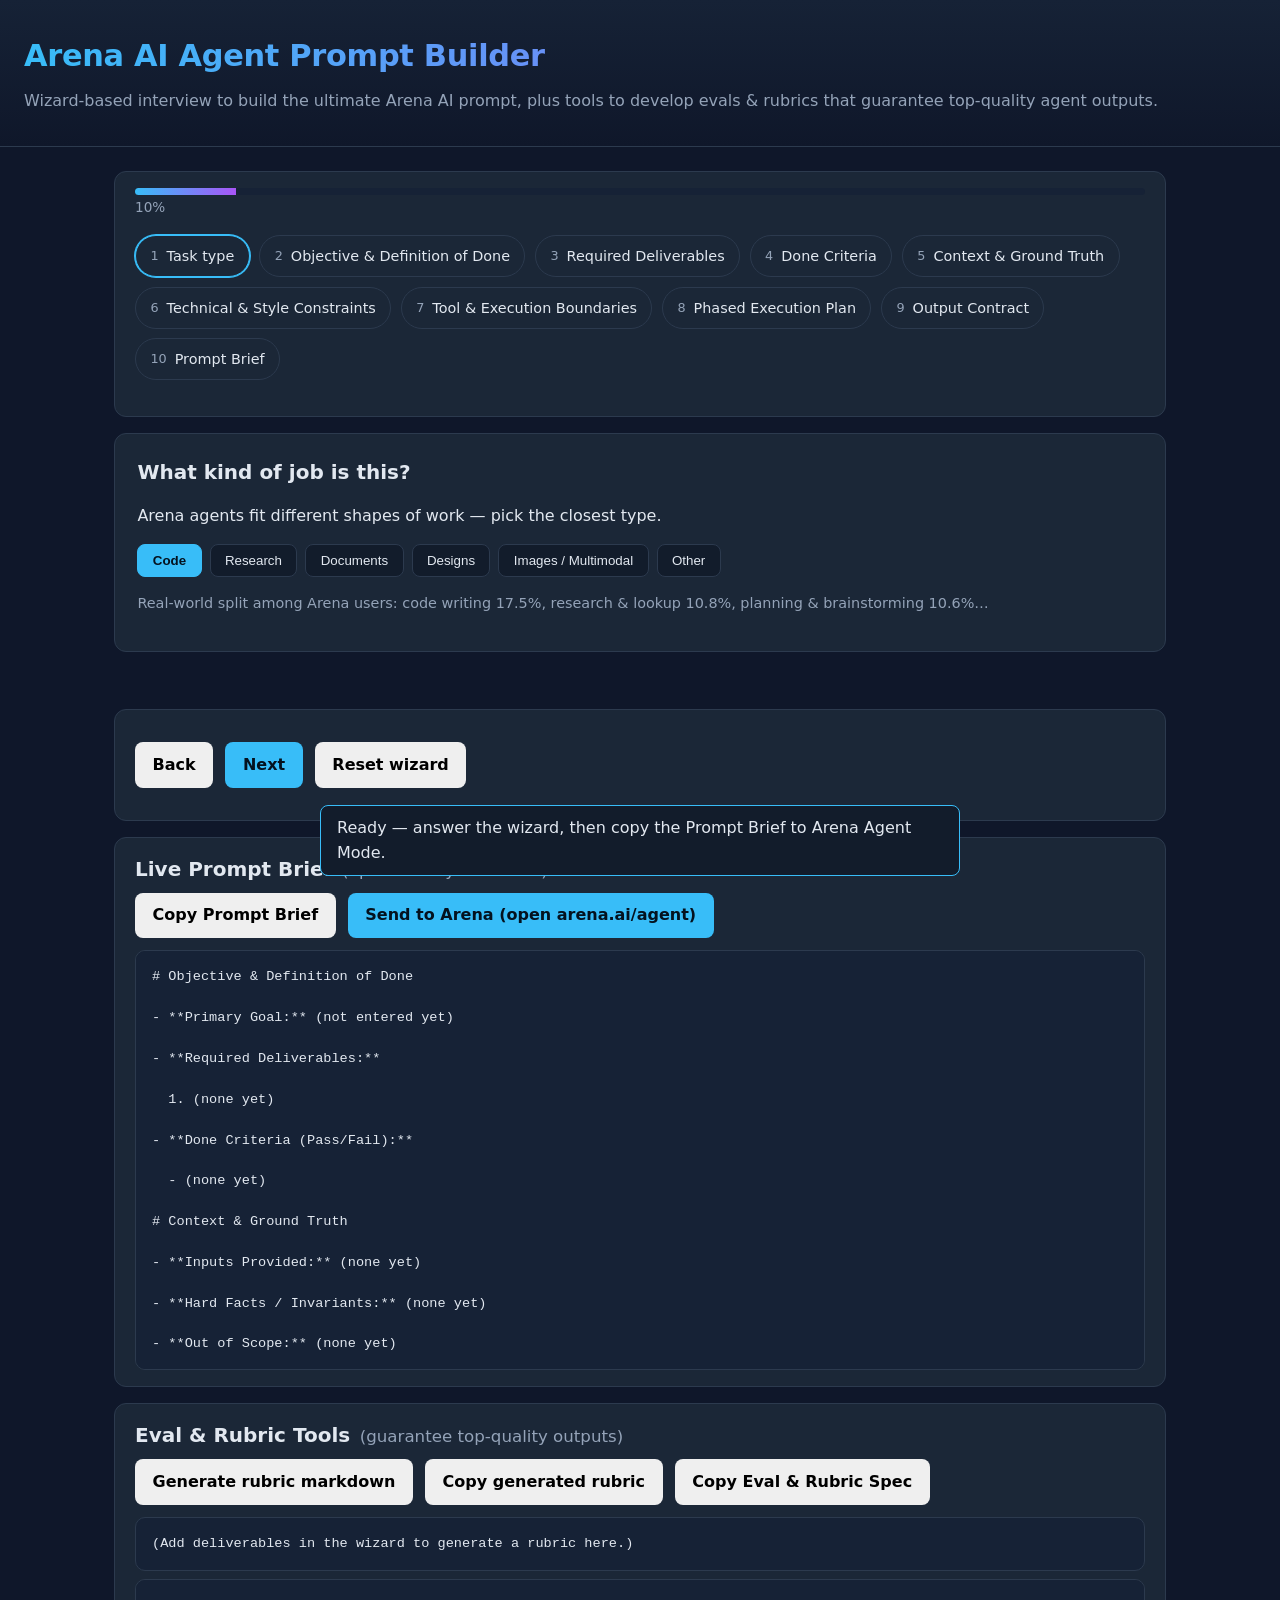
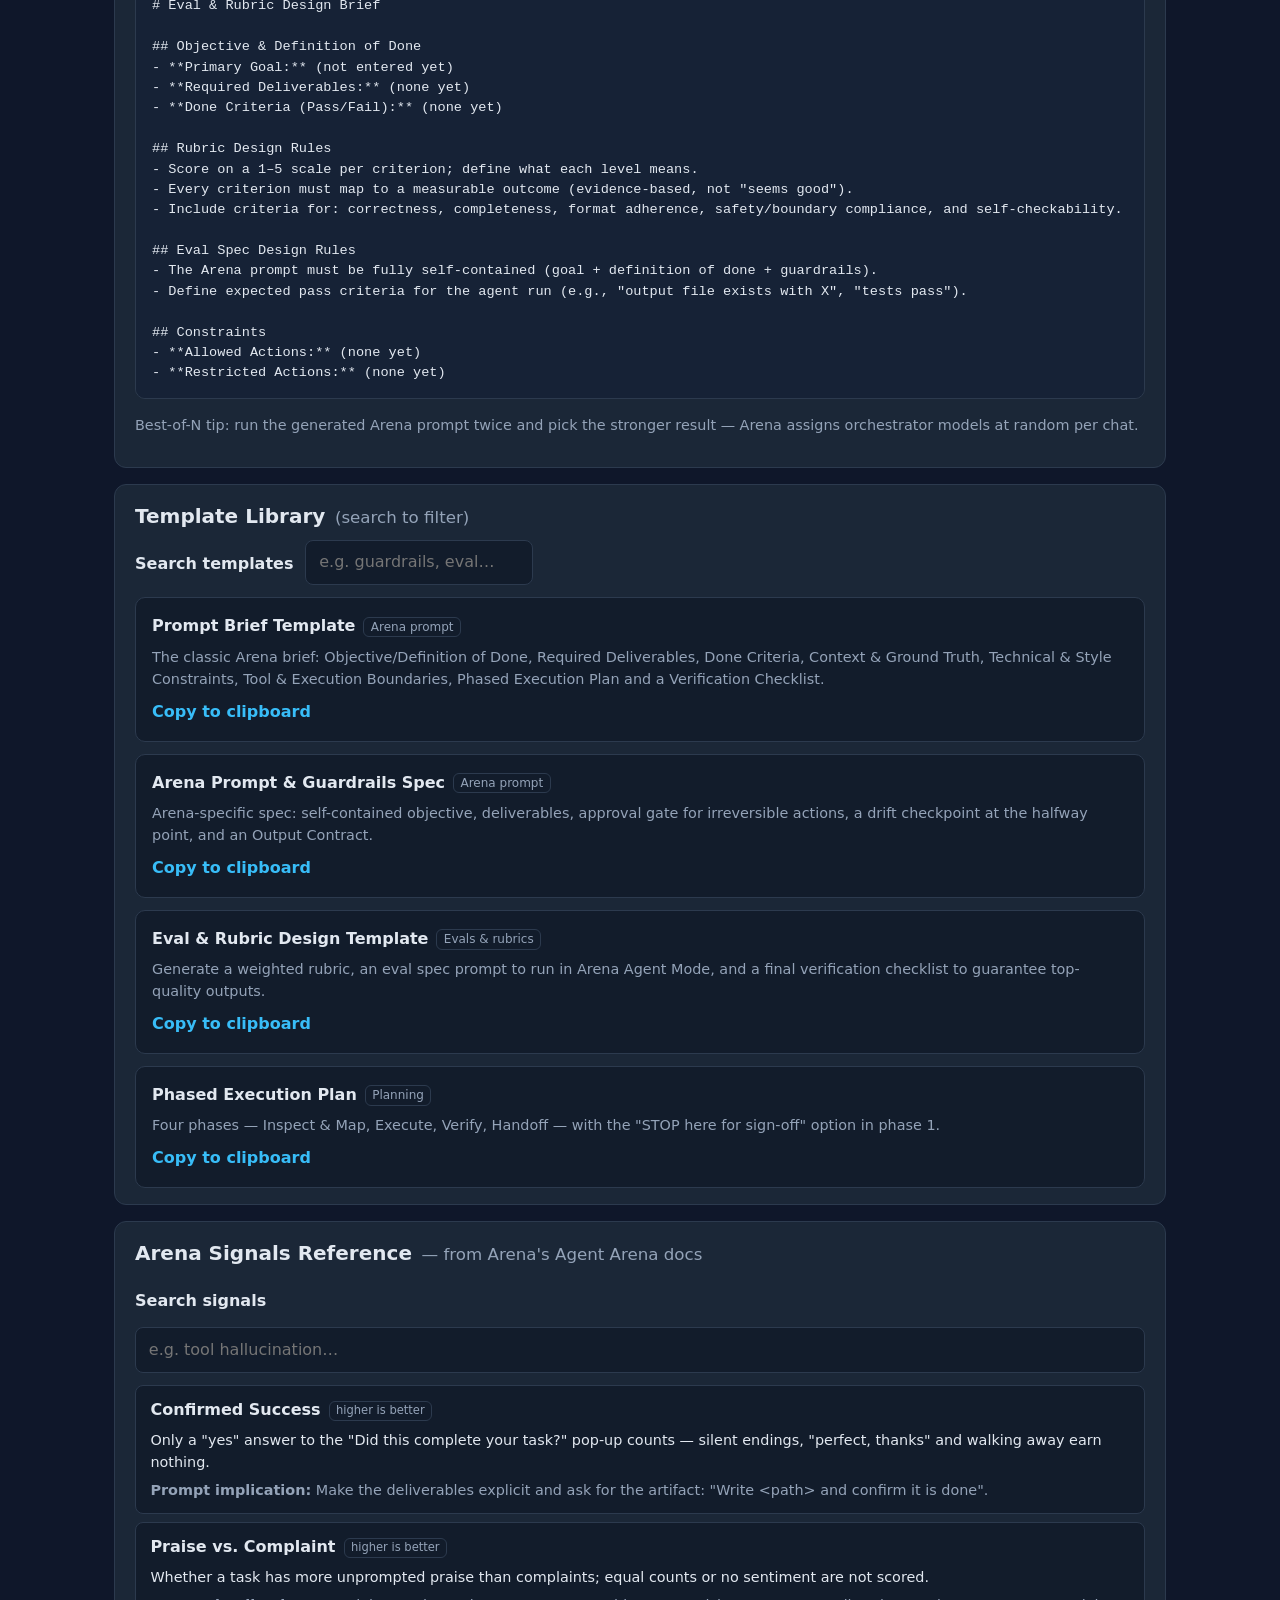
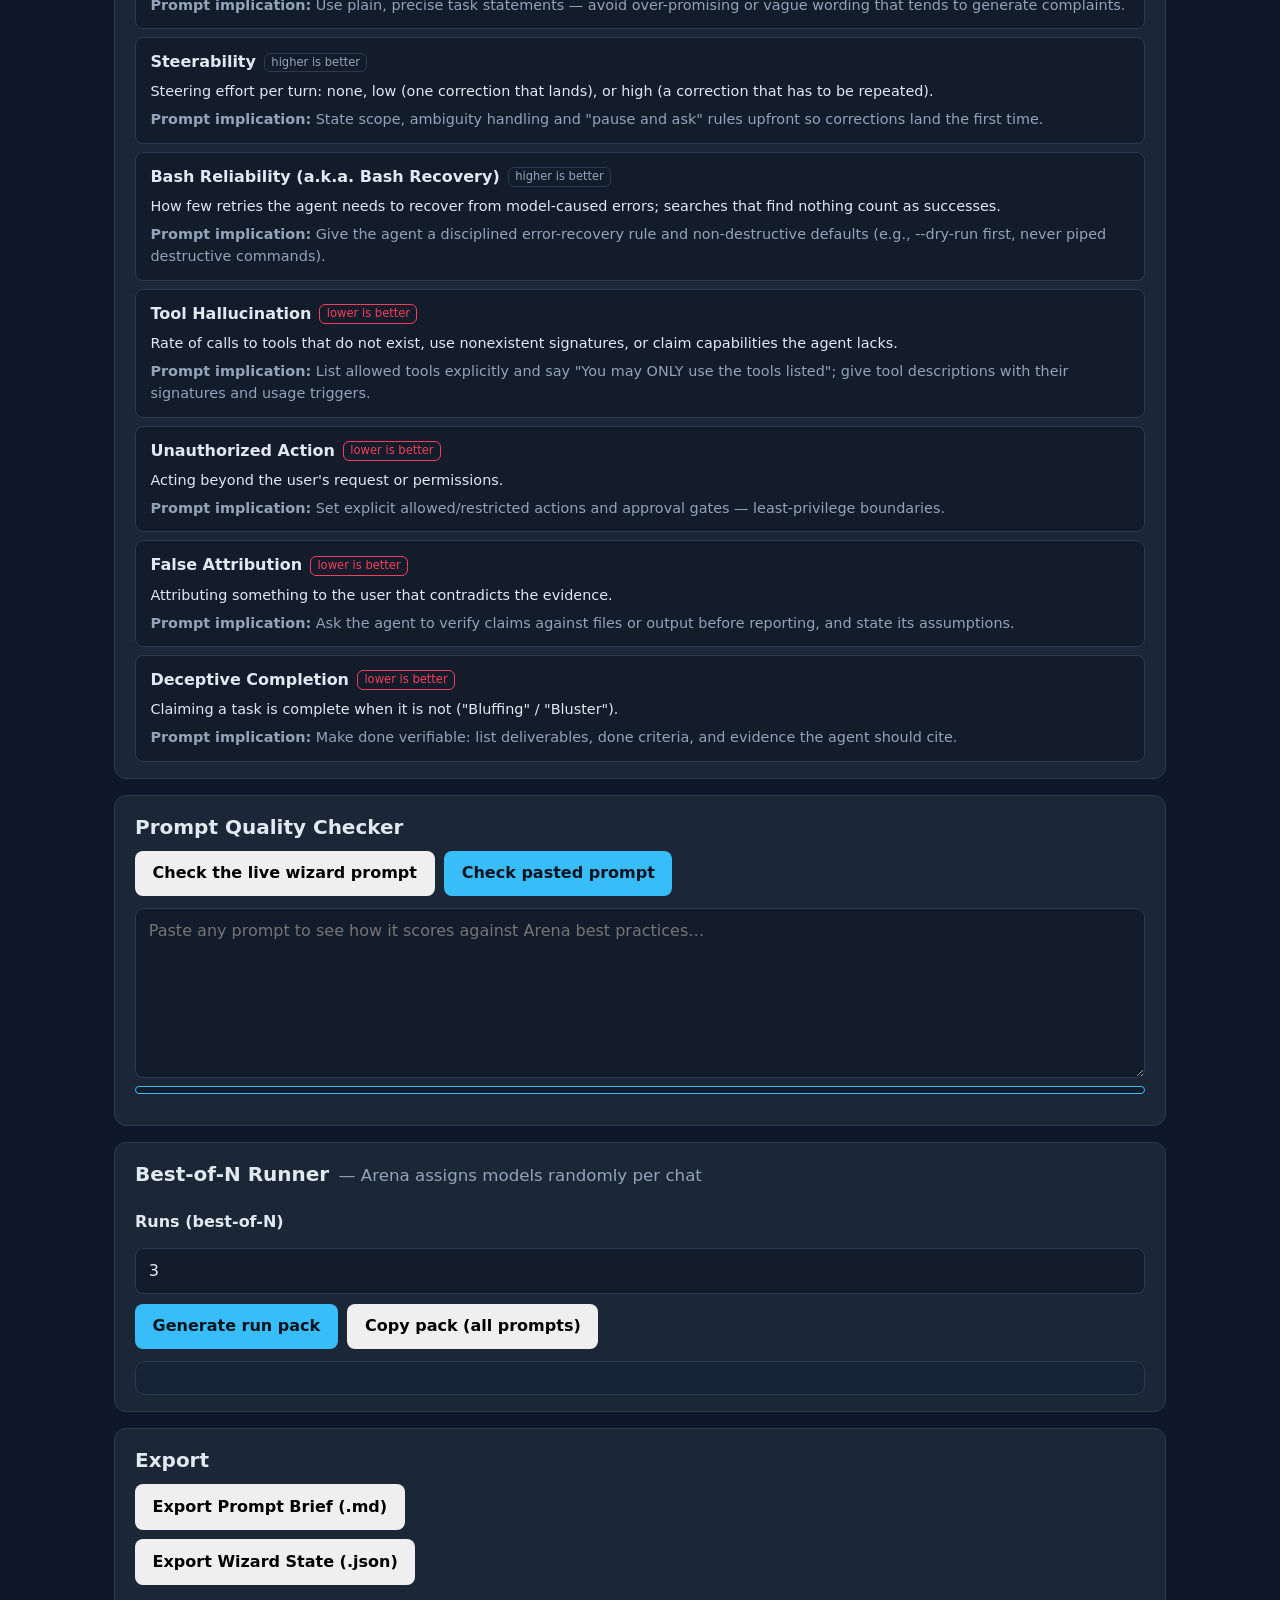
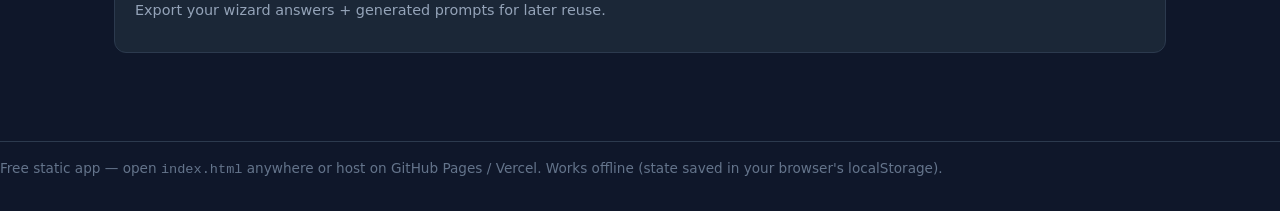
<file: index.html>
<!DOCTYPE html>
<html lang="en">
<head>
<meta charset="UTF-8">
<meta name="viewport" content="width=device-width, initial-scale=1.0">
<title>Arena AI Agent Prompt Wizard</title>
<meta http-equiv="refresh" content="0; url=arena-agent-prompt-wizard/">
<script>
  window.location.replace('arena-agent-prompt-wizard/');
</script>
</head>
<body>
  <p>Redirecting to the <a href="arena-agent-prompt-wizard/">Arena AI Agent Prompt Wizard</a>&hellip;</p>
</body>
</html>
</file>
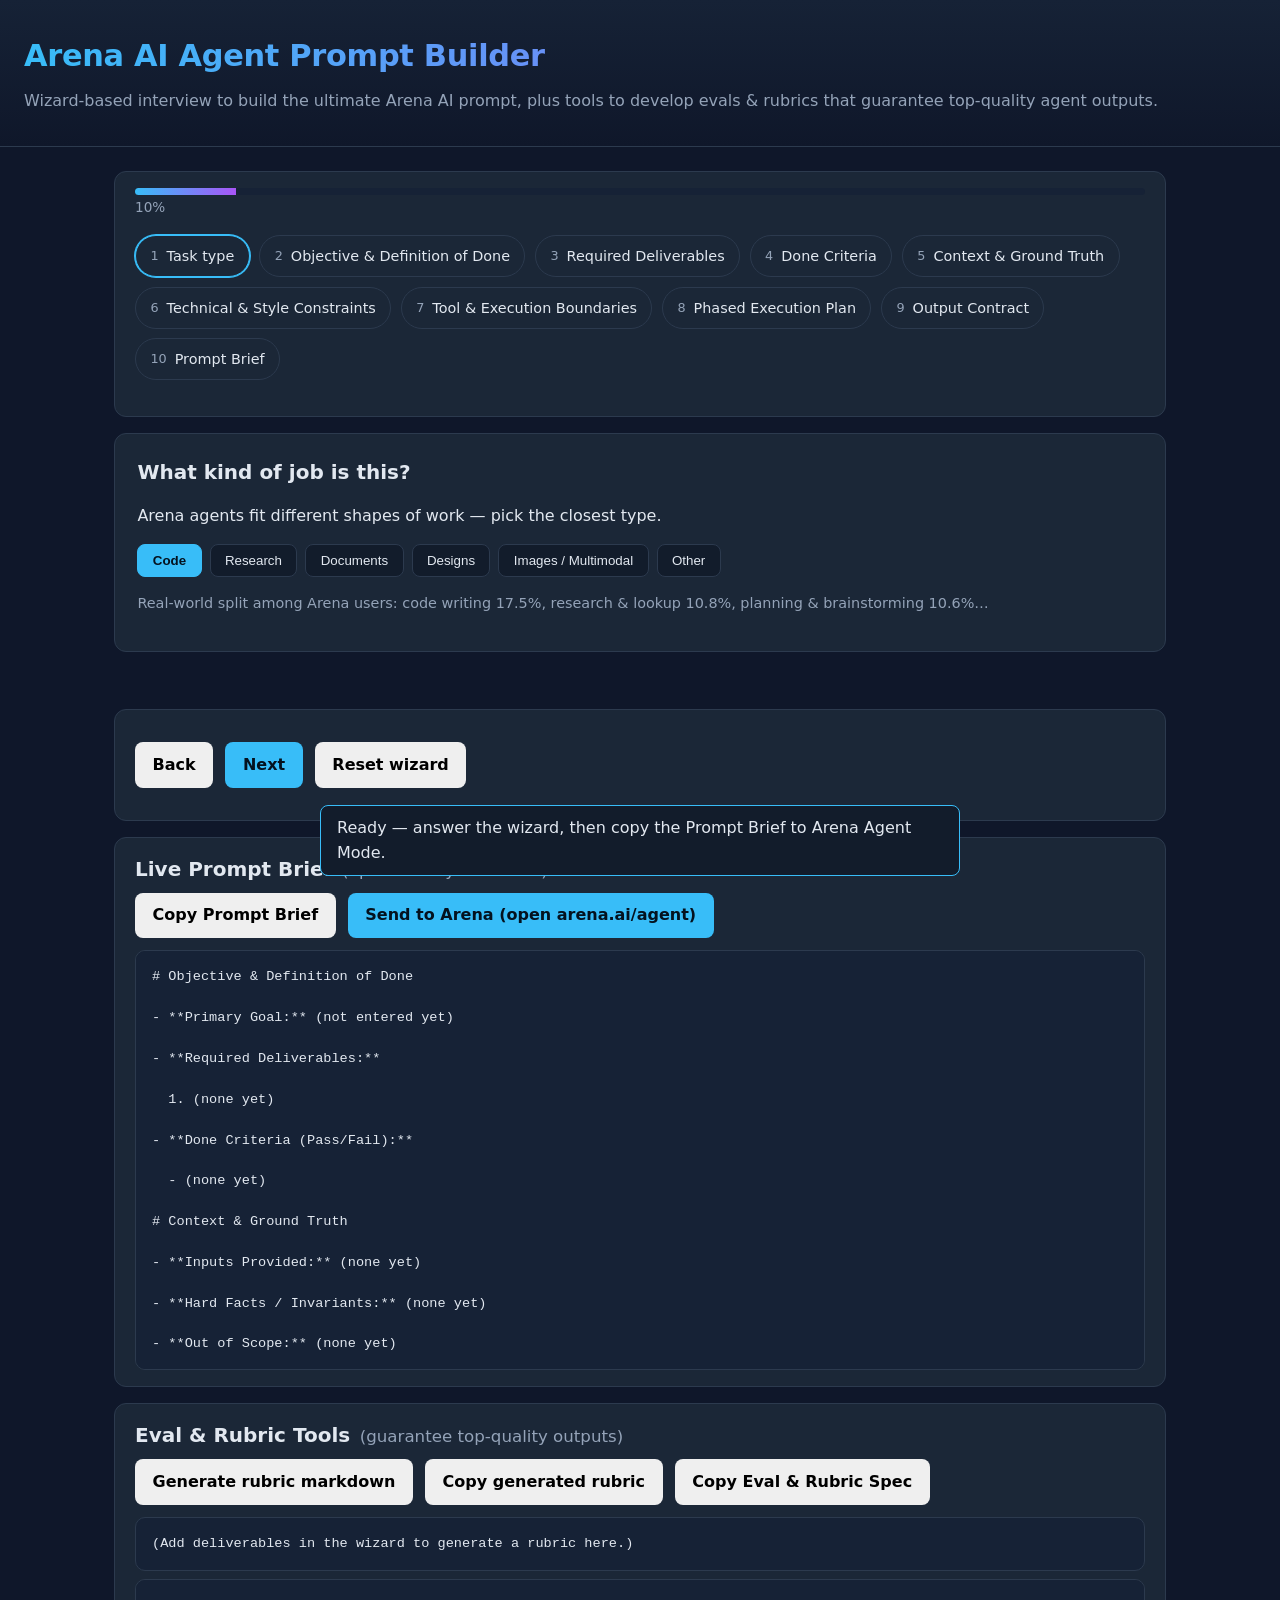
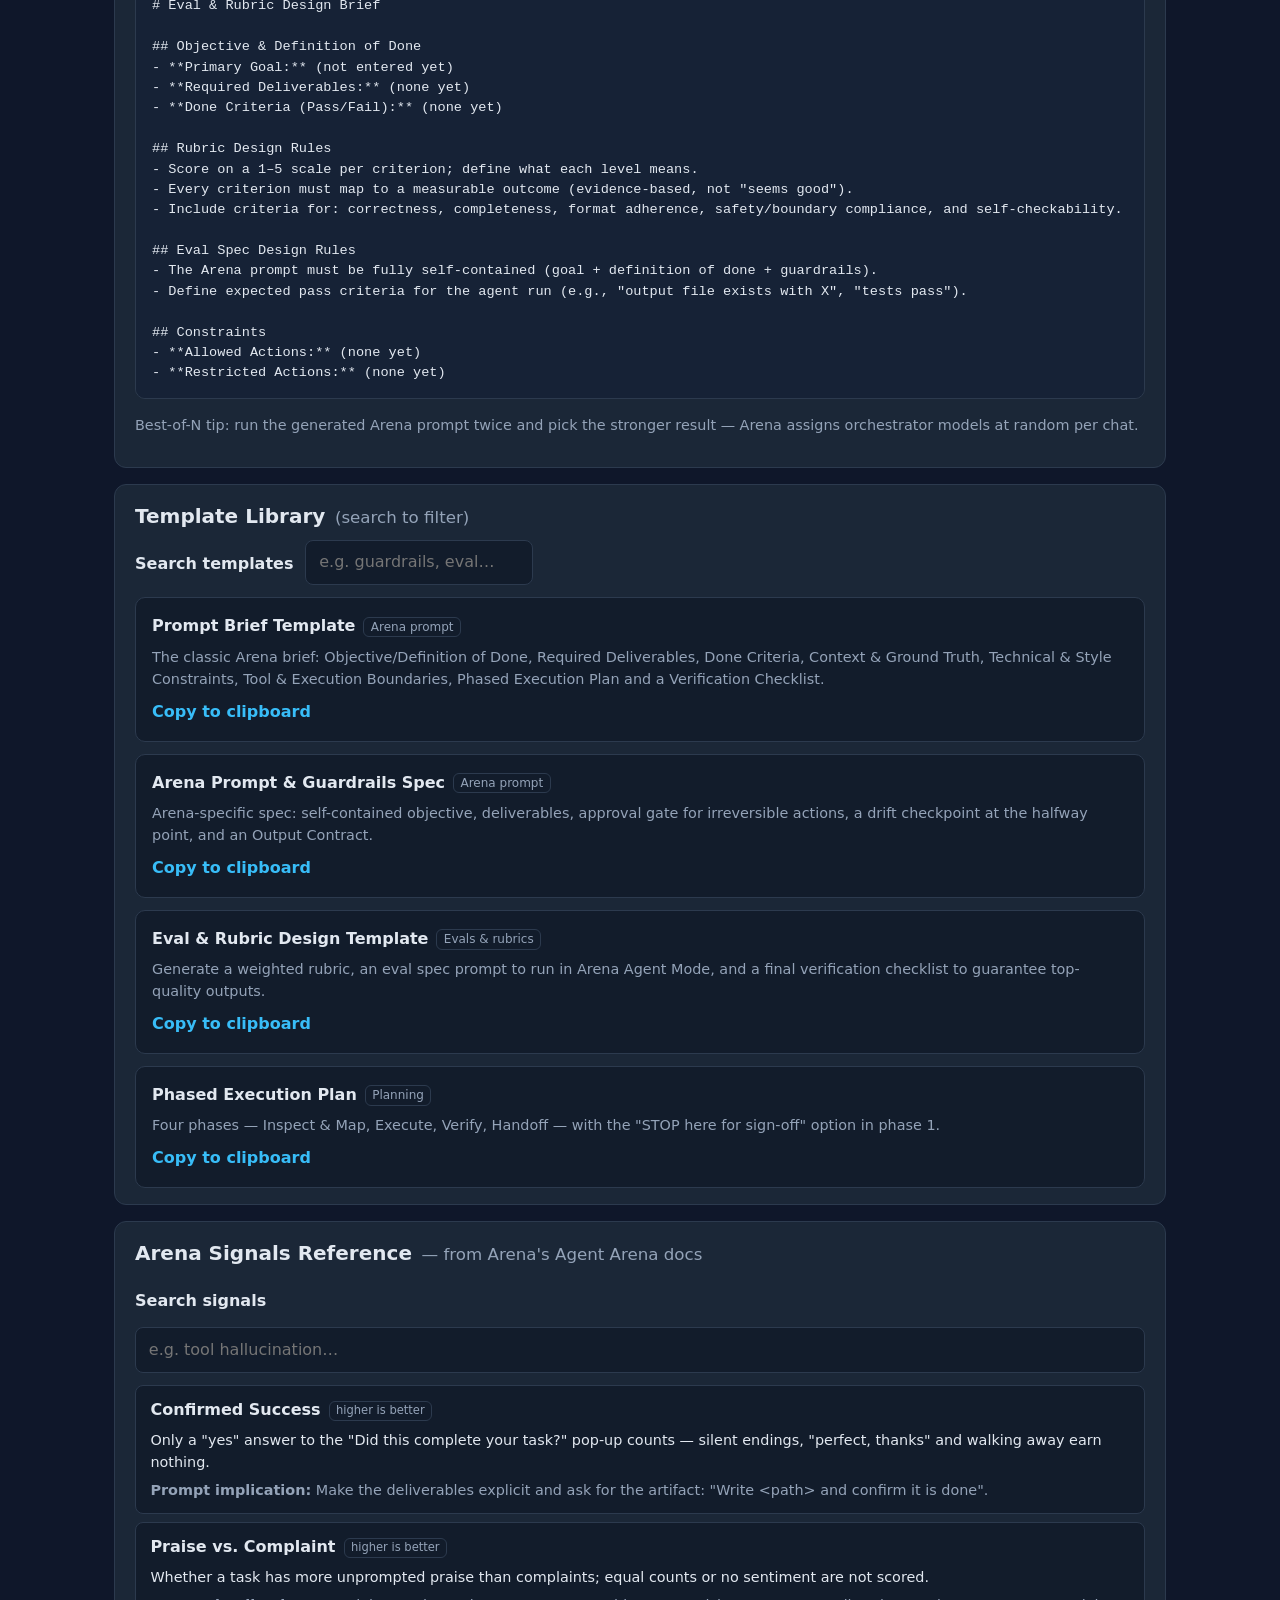
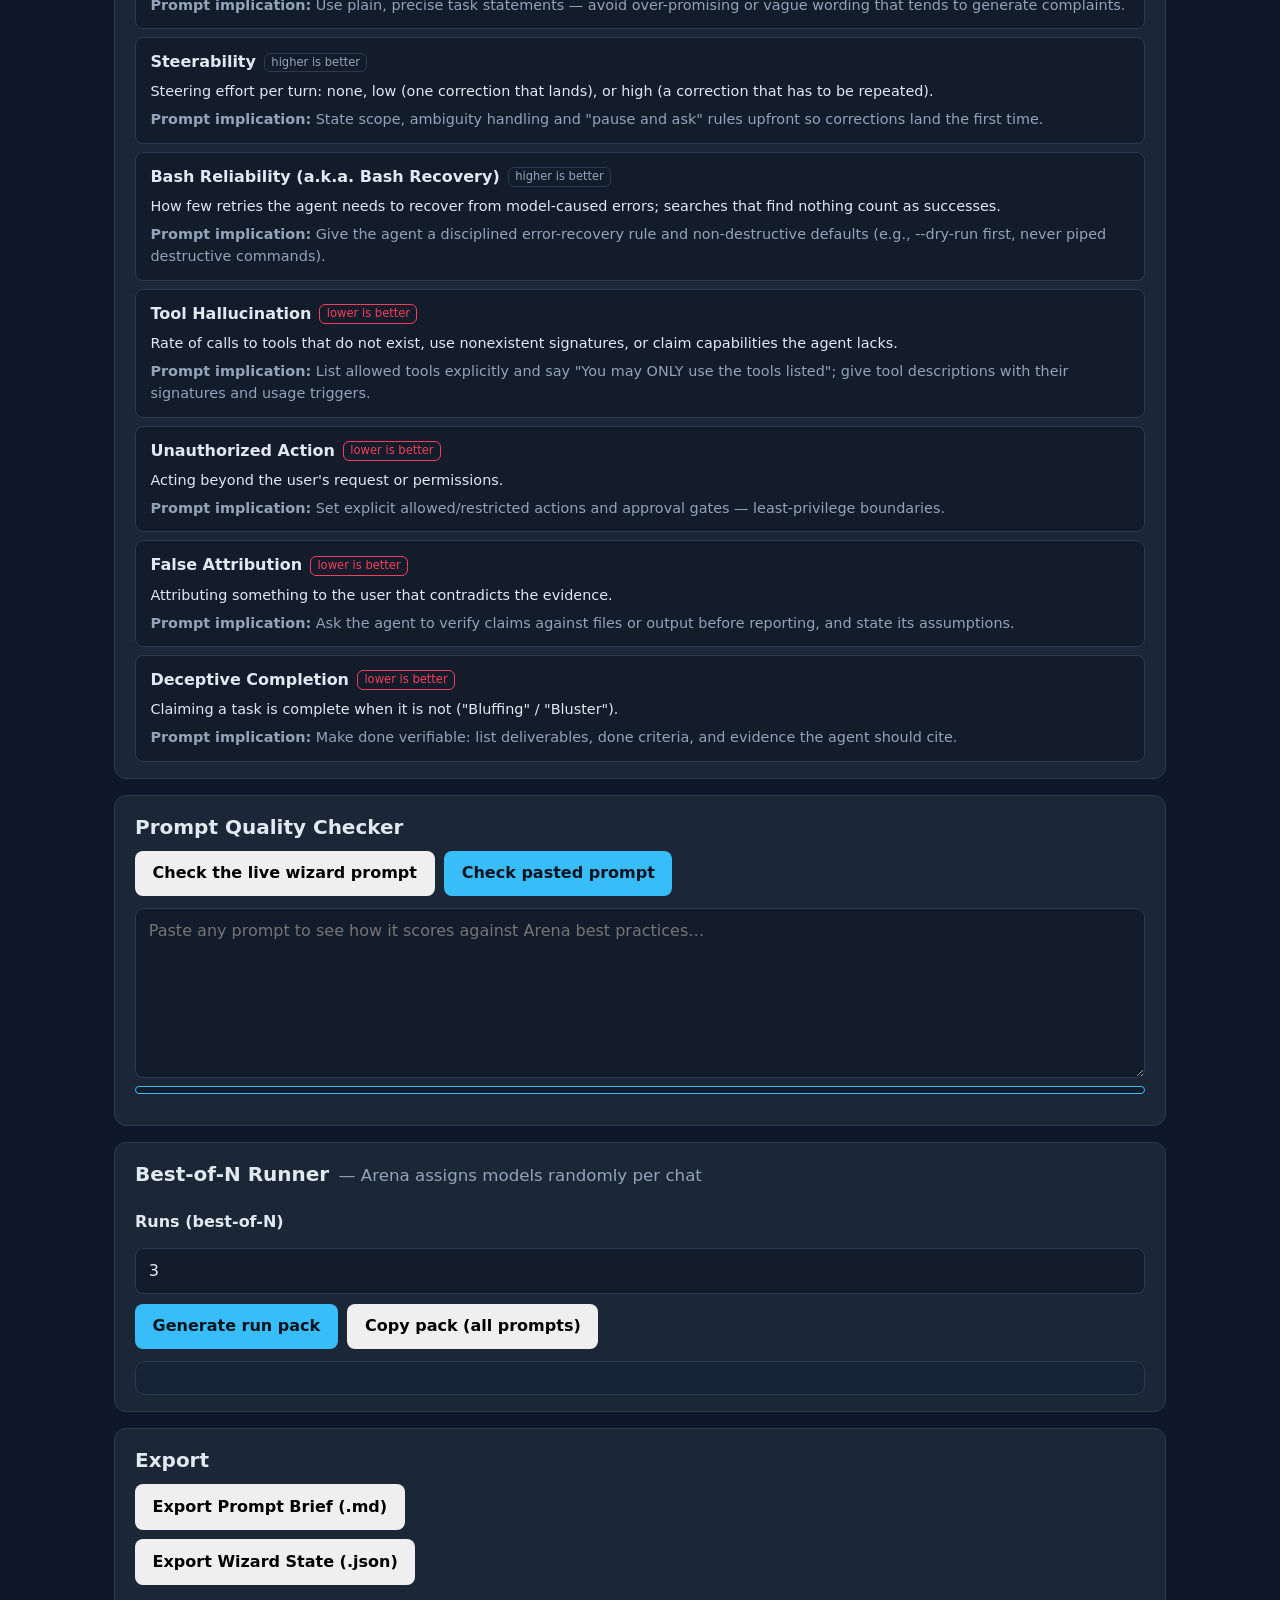
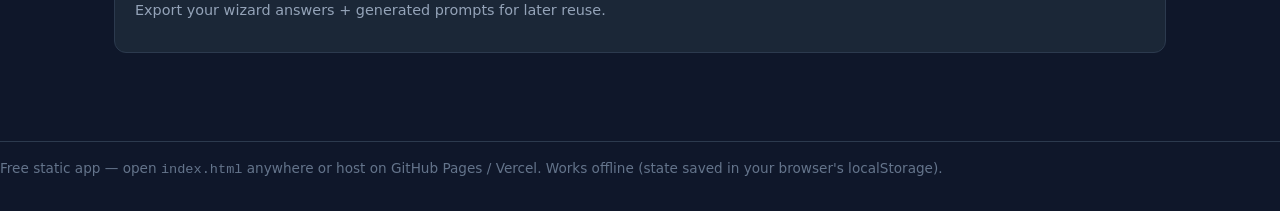
<file: arena-agent-prompt-wizard/index.html>
<!DOCTYPE html>
<html lang="en">
<head>
<meta charset="UTF-8">
<meta name="viewport" content="width=device-width, initial-scale=1.0">
<title>Arena AI Agent Prompt Builder</title>
<link rel="stylesheet" href="styles.css">
</head>
<body>
<header>
  <h1>Arena AI Agent Prompt Builder</h1>
  <p>Wizard-based interview to build the ultimate Arena AI prompt, plus tools to develop evals &amp; rubrics that guarantee top-quality agent outputs.</p>
</header>

<main>
  <section class="panel progress-panel">
    <div class="progress">
      <div class="progress-track" id="progressBar" role="progressbar" aria-valuemin="0" aria-valuemax="100" aria-valuenow="0">
        <div class="progress-fill" id="progressFill"></div>
      </div>
      <span class="progress-label" id="progressLabel">0%</span>
    </div>
    <nav class="stepper" id="stepperList" aria-label="Wizard steps"></nav>
  </section>

  <div class="step-area" id="stepContent"></div>

  <section class="panel actions-panel">
    <div class="actions">
      <button type="button" id="prevBtn" class="btn">Back</button>
      <button type="button" id="nextBtn" class="btn primary">Next</button>
      <button type="button" id="resetBtn" class="btn">Reset wizard</button>
    </div>
  </section>

  <section class="panel preview-panel">
    <div class="panel-head"><h2>Live Prompt Brief <small>(updates as you answer)</small></h2></div>
    <div class="preview-actions">
      <button type="button" id="copyPromptBtn" class="btn">Copy Prompt Brief</button>
      <button type="button" id="sendToArenaBtn" class="btn primary">Send to Arena (open arena.ai/agent)</button>
    </div>
    <pre id="previewCode" class="code"></pre>
  </section>

  <section class="panel eval-panel">
    <div class="panel-head"><h2>Eval &amp; Rubric Tools <small>(guarantee top-quality outputs)</small></h2></div>
    <div class="eval-actions">
      <button type="button" id="generateRubricBtn" class="btn">Generate rubric markdown</button>
      <button type="button" id="copyRubricBtn" class="btn">Copy generated rubric</button>
      <button type="button" id="copyEvalSpecBtn" class="btn">Copy Eval &amp; Rubric Spec</button>
    </div>
    <pre id="rubricPreview" class="code"></pre>
    <pre id="evalSpecPreview" class="code"></pre>
    <p class="hint">Best-of-N tip: run the generated Arena prompt twice and pick the stronger result — Arena assigns orchestrator models at random per chat.</p>
  </section>

  <section class="panel library-panel">
    <div class="panel-head"><h2>Template Library <small>(search to filter)</small></h2></div>
    <div class="library-actions">
      <label for="librarySearch">Search templates</label>
      <input type="search" id="librarySearch" class="textarea" placeholder="e.g. guardrails, eval…">
    </div>
    <ul id="libraryList" class="library-list"></ul>
  </section>

  <section class="panel signals-panel">
    <div class="panel-head"><h2>Arena Signals Reference <small>— from Arena's Agent Arena docs</small></h2></div>
    <div class="signals-actions">
      <label for="signalsSearch">Search signals</label>
      <input type="search" id="signalsSearch" class="textarea" placeholder="e.g. tool hallucination…">
    </div>
    <ul id="arenaSignalsList" class="signals-list"></ul>
  </section>

  <section class="panel checker-panel">
    <div class="panel-head"><h2>Prompt Quality Checker</h2></div>
    <div class="checker-actions">
      <button type="button" id="checkLiveBtn" class="btn">Check the live wizard prompt</button>
      <button type="button" id="checkBtn" class="btn primary">Check pasted prompt</button>
    </div>
    <textarea id="promptCheckInput" class="textarea" rows="6" placeholder="Paste any prompt to see how it scores against Arena best practices…" aria-label="Pasted prompt to check"></textarea>
    <div class="checker-report">
      <div id="qualityScore" class="score-chip"></div>
      <p id="qualityVerdict" class="hint"></p>
      <ul id="qualityReport" class="quality-list"></ul>
    </div>
  </section>

  <section class="panel runner-panel">
    <div class="panel-head"><h2>Best-of-N Runner <small>— Arena assigns models randomly per chat</small></h2></div>
    <div class="runner-actions">
      <label for="bestOfNInput">Runs (best-of-N)</label>
      <input type="number" id="bestOfNInput" class="textarea" min="1" max="8" value="3" aria-label="Number of runs">
      <button type="button" id="generatePackBtn" class="btn primary">Generate run pack</button>
      <button type="button" id="copyPackBtn" class="btn">Copy pack (all prompts)</button>
    </div>
    <pre id="runPackPreview" class="code"></pre>
  </section>

  <section class="panel export-panel">
    <div class="panel-head"><h2>Export</h2></div>
    <div class="export-actions">
      <button type="button" id="exportMdBtn" class="btn">Export Prompt Brief (.md)</button>
      <button type="button" id="exportJsonBtn" class="btn">Export Wizard State (.json)</button>
    </div>
    <p class="hint">Export your wizard answers + generated prompts for later reuse.</p>
  </section>
</main>

<footer>
  Free static app — open <code>index.html</code> anywhere or host on GitHub Pages / Vercel. Works offline (state saved in your browser's localStorage).
</footer>

<div id="statusToast" class="toast"></div>

<script src="app.js"></script>
</body>
</html>
</file>
<file: arena-agent-prompt-wizard/styles.css>
:root {
  --bg: #0f172a;
  --bg-2: #162236;
  --panel: #1b2737;
  --card: #121c2b;
  --text: #e2e8f0;
  --muted: #94a3b8;
  --faint: #64748b;
  --accent: #38bdf8;
  --accent-2: #a855f7;
  --ok: #4ade80;
  --border: #2c3a4e;
}

* { box-sizing: border-box; }

html { scroll-behavior: smooth; }

body {
  margin: 0;
  background: var(--bg);
  color: var(--text);
  font: 16px/1.55 system-ui, -apple-system, "Segoe UI", Roboto, sans-serif;
}

header {
  padding: 2rem 1.5rem;
  border-bottom: 1px solid var(--border);
  background: linear-gradient(180deg, var(--bg-2), var(--bg));
}

header h1 {
  margin: 0;
  font-size: 1.9rem;
  letter-spacing: -0.01em;
  background: linear-gradient(90deg, var(--accent), var(--accent-2));
  -webkit-background-clip: text;
  background-clip: text;
  color: transparent;
}

header p { margin: 0.6rem 0 0; color: var(--muted); }

main { max-width: 1100px; margin: 0 auto; padding: 1.5rem; }

h2 { font-size: 1.25rem; margin: 0 0 1rem; }
h3 { font-size: 1.05rem; margin: 0 0 0.5rem; }

/* Progress */
.progress-track {
  height: 7px;
  background: var(--bg-2);
  border-radius: 999px;
  overflow: hidden;
}
.progress-fill {
  width: 0;
  height: 100%;
  background: linear-gradient(90deg, var(--accent), var(--accent-2));
  transition: width 0.35s ease;
}
.progress-label { color: var(--muted); font-size: 0.85rem; }

/* Stepper */
.stepper { display: flex; gap: 0.6rem; flex-wrap: wrap; margin: 1rem 0 1.25rem; }
.step {
  display: flex;
  align-items: center;
  gap: 0.5rem;
  padding: 0.55rem 0.9rem;
  border: 1px solid var(--border);
  border-radius: 999px;
  background: var(--panel);
  cursor: pointer;
  transition: border-color 0.2s ease, background 0.2s ease, transform 0.2s ease;
}
.step:hover { border-color: var(--accent); }
.step.active {
  border-color: var(--accent);
  box-shadow: 0 0 0 1px var(--accent);
}
.step-num { color: var(--muted); font-size: 0.8rem; }
.step-title { font-size: 0.9rem; }

/* Steps */
.step-area { min-height: 260px; }
.step-card {
  background: var(--panel);
  border: 1px solid var(--border);
  border-radius: 12px;
  padding: 1.4rem;
  animation: fadeIn 0.45s ease;
}
@keyframes fadeIn {
  from { opacity: 0; transform: translateY(10px); }
  to { opacity: 1; transform: none; }
}
.chips { display: flex; gap: 0.5rem; flex-wrap: wrap; margin: 0.75rem 0; }
.chip {
  padding: 0.5rem 0.9rem;
  border-radius: 8px;
  border: 1px solid var(--border);
  background: var(--card);
  color: var(--text);
  cursor: pointer;
  transition: border-color 0.2s, transform 0.2s, background 0.2s;
}
.chip:hover { border-color: var(--accent); transform: translateY(-2px); }
.chip.active {
  border-color: var(--accent);
  background: var(--accent);
  color: #04121f;
  font-weight: 600;
}
.hint { color: var(--muted); font-size: 0.9rem; }

/* Forms */
label { display: block; margin: 0.75rem 0 0.25rem; font-weight: 600; }
.textarea {
  width: 100%;
  padding: 0.6rem 0.8rem;
  border-radius: 8px;
  border: 1px solid var(--border);
  background: var(--card);
  color: var(--text);
  font: inherit;
  resize: vertical;
  transition: border-color 0.2s, box-shadow 0.2s;
}
.textarea:focus {
  outline: none;
  border-color: var(--accent);
  box-shadow: 0 0 0 2px rgba(56, 189, 248, 0.25);
}

/* List editors */
ul.rows, ol.rows { margin: 0; padding: 0; }
.row {
  display: flex;
  gap: 0.5rem;
  align-items: center;
  margin-bottom: 0.5rem;
}
.row-remove {
  background: none;
  border: 1px solid var(--border);
  color: var(--muted);
  border-radius: 6px;
  cursor: pointer;
  padding: 0.3rem 0.45rem;
}
.row-remove:hover { color: #f43f5e; border-color: #f43f5e; }
.row.empty { color: var(--muted); font-style: italic; }

/* Buttons */
.actions, .preview-actions, .eval-actions, .library-actions {
  display: flex;
  gap: 0.75rem;
  flex-wrap: wrap;
  margin: 0.5rem 0 0.75rem;
}
.actions { margin: 1rem 0; }
.btn {
  border: none;
  border-radius: 8px;
  padding: 0.65rem 1.1rem;
  font: inherit;
  font-weight: 600;
  cursor: pointer;
  transition: transform 0.15s ease, box-shadow 0.15s ease, background 0.2s;
}
.btn:active { transform: translateY(1px); }
.btn:hover { transform: translateY(-1px); }
.btn:disabled { opacity: 0.4; cursor: not-allowed; transform: none; }
.btn.primary { background: var(--accent); color: #04121f; }
.btn.primary:hover { box-shadow: 0 6px 18px rgba(56, 189, 248, 0.35); }
.link-btn {
  background: none;
  border: none;
  color: var(--accent);
  font: inherit;
  font-weight: 600;
  cursor: pointer;
  padding: 0;
}

/* Panels */
.panel {
  background: var(--panel);
  border: 1px solid var(--border);
  border-radius: 12px;
  padding: 1rem 1.25rem;
  margin: 1rem 0;
}
.progress-panel { margin-top: 0; }
.panel-head h2 { margin: 0; display: flex; gap: 0.6rem; align-items: baseline; }
.panel-head h2 small { color: var(--muted); font-weight: 400; }
.panel-head h2 > small + small { margin-left: 0.5rem; }

/* Code previews */
.code {
  margin: 0.5rem 0 0;
  padding: 1rem;
  border-radius: 10px;
  background: var(--bg-2);
  border: 1px solid var(--border);
  max-height: 420px;
  overflow: auto;
  font-size: 0.85rem;
  font-family: ui-monospace, SFMono-Regular, "SF Mono", Menlo, monospace;
  white-space: pre-wrap;
  line-height: 1.5;
}

/* Library */
.library-actions label { display: inline-block; }
.library-actions #librarySearch { display: inline-block; width: auto; }
.library-list { display: grid; gap: 0.75rem; list-style: none; margin: 0.75rem 0 0; padding: 0; }
.library-card {
  background: var(--card);
  border: 1px solid var(--border);
  border-radius: 10px;
  padding: 1rem;
  transition: transform 0.2s ease, box-shadow 0.2s ease;
}
.library-card:hover { transform: translateY(-3px); box-shadow: 0 8px 22px rgba(0, 0, 0, 0.35); }
.library-head { display: flex; gap: 0.5rem; align-items: center; flex-wrap: wrap; }
.library-title { font-weight: 600; }
.library-cat {
  color: var(--muted);
  font-size: 0.75rem;
  border: 1px solid var(--border);
  border-radius: 6px;
  padding: 0 0.4rem;
}
.library-summary { color: var(--muted); margin: 0.4rem 0 0.6rem; font-size: 0.9rem; }
.library-copy { margin-top: 0; }
.library-card.empty { color: var(--muted); font-style: italic; }

/* Phased plan list */
.plan-step { display: flex; gap: 0.5rem; margin: 0.25rem 0; }

/* Status toast */
.toast {
  position: fixed;
  bottom: 1.5rem;
  left: 50%;
  transform: translateX(-50%);
  padding: 0.6rem 1rem;
  border-radius: 8px;
  background: var(--card);
  border: 1px solid var(--accent);
  opacity: 0;
  pointer-events: none;
  transition: opacity 0.25s ease;
  z-index: 100;
}
.toast.visible { opacity: 1; }

footer {
  margin: 3rem 0 2rem;
  padding-top: 1rem;
  border-top: 1px solid var(--border);
  color: var(--faint);
  font-size: 0.85rem;
}

@media (max-width: 680px) {
  .chip { padding: 0.4rem 0.7rem; }
  .step { padding: 0.45rem 0.7rem; }
}

@media (prefers-reduced-motion: reduce) {
  *, *::before, *::after {
    animation: none !important;
    transition: none !important;
    scroll-behavior: auto !important;
  }
}

/* Signals reference */
.signals-list { display: grid; gap: 0.5rem; list-style: none; margin: 0.5rem 0 0; padding: 0; }
.signal-card { background: var(--card); border: 1px solid var(--border); border-radius: 8px; padding: 0.75rem 0.9rem; animation: fadeIn 0.35s ease; }
.signal-head { display: flex; gap: 0.5rem; align-items: center; flex-wrap: wrap; }
.signal-name { font-weight: 600; }
.signal-dir { color: var(--muted); font-size: 0.72rem; border: 1px solid var(--border); border-radius: 6px; padding: 0 0.4rem; align-self: center; }
.signal-dir.dir-lower { color: #f43f5e; border-color: #f43f5e; }
.signal-desc, .signal-impl { margin: 0.35rem 0 0; font-size: 0.9rem; }
.signal-impl { color: var(--muted); }

/* Checker */
.score-chip { background: var(--card); border: 1px solid var(--accent); color: var(--accent); font-weight: 700; padding: 0.2rem 0.7rem; border-radius: 999px; font-size: 0.9rem; }
.quality-list { list-style: none; margin: 0.4rem 0 0; padding: 0; font-size: 0.9rem; }
.check-ok { color: var(--ok); }
.check-bad { color: #f43f5e; }

/* Runner / Export panels */
.signals-actions, .checker-actions, .runner-actions, .export-actions { display: flex; gap: 0.6rem; flex-wrap: wrap; align-items: center; margin: 0.5rem 0 0.75rem; }
.export-actions { flex-direction: column; align-items: flex-start; }
</file>
